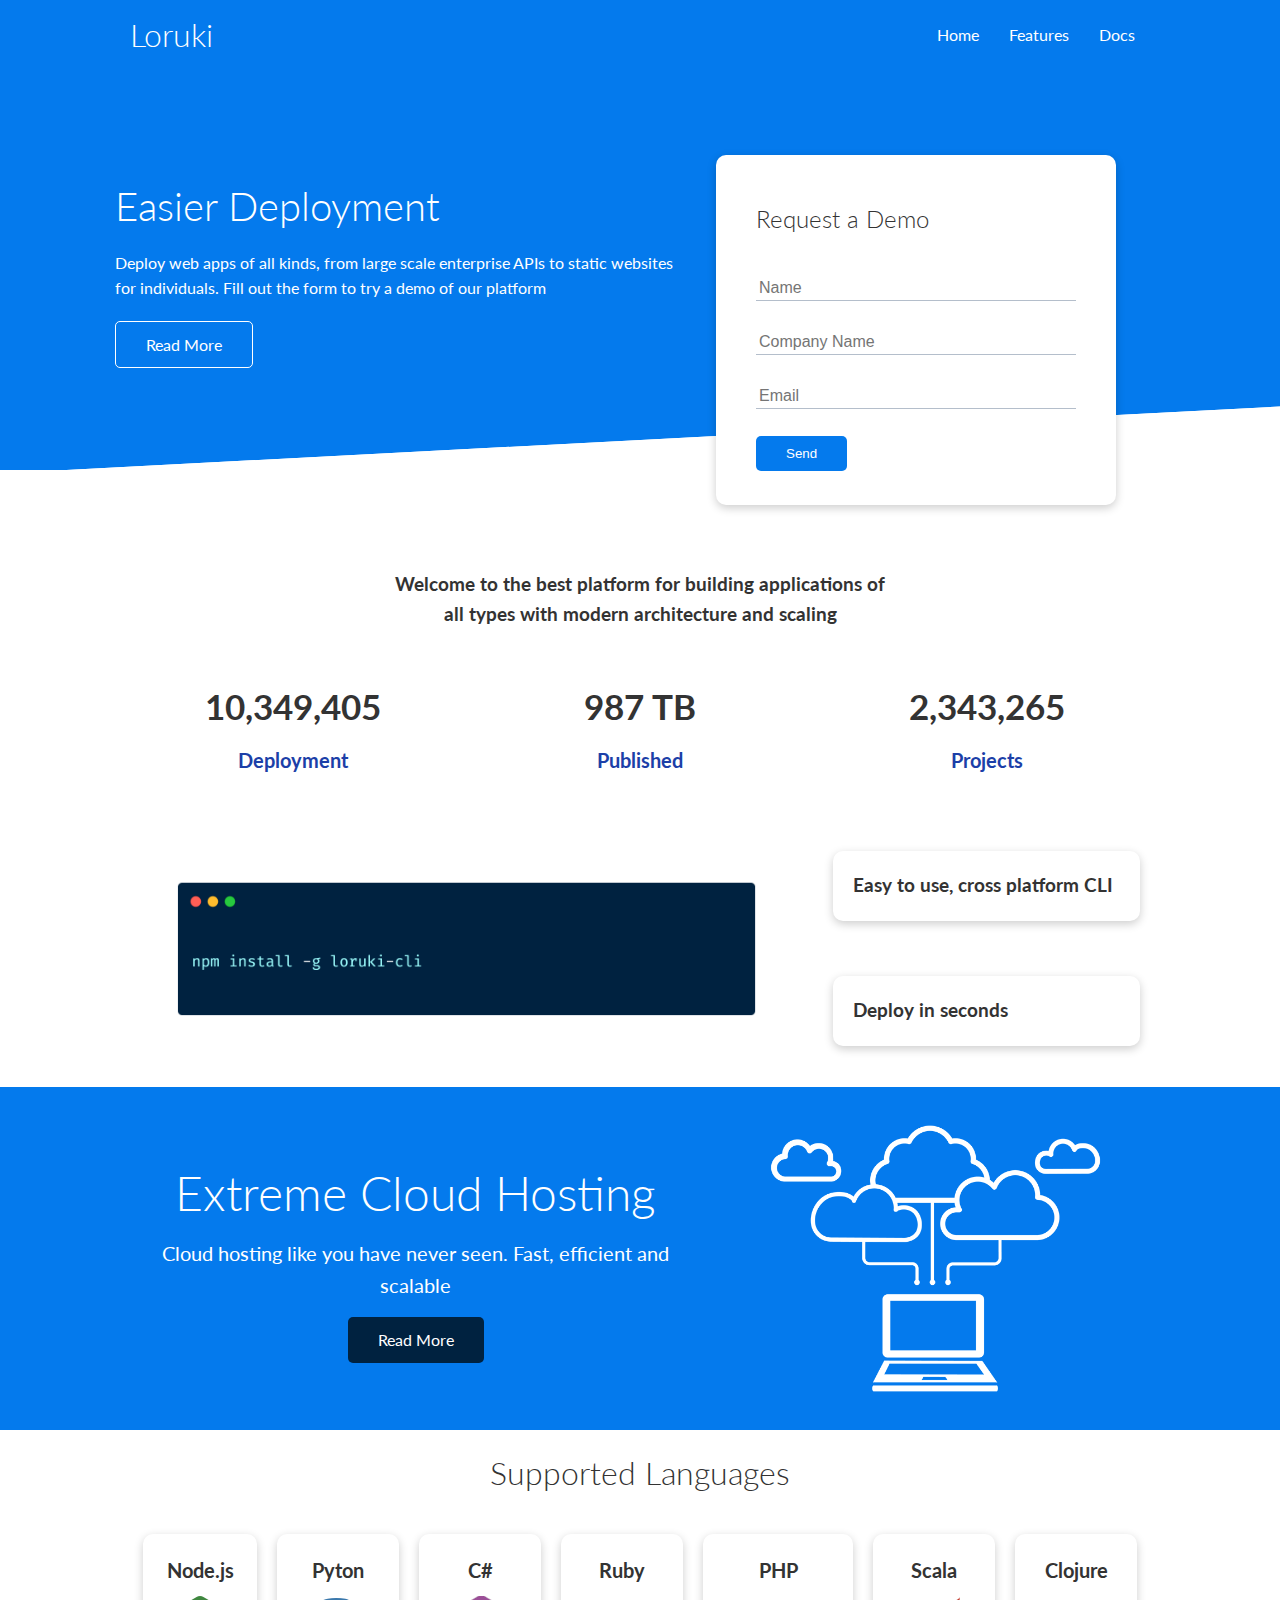
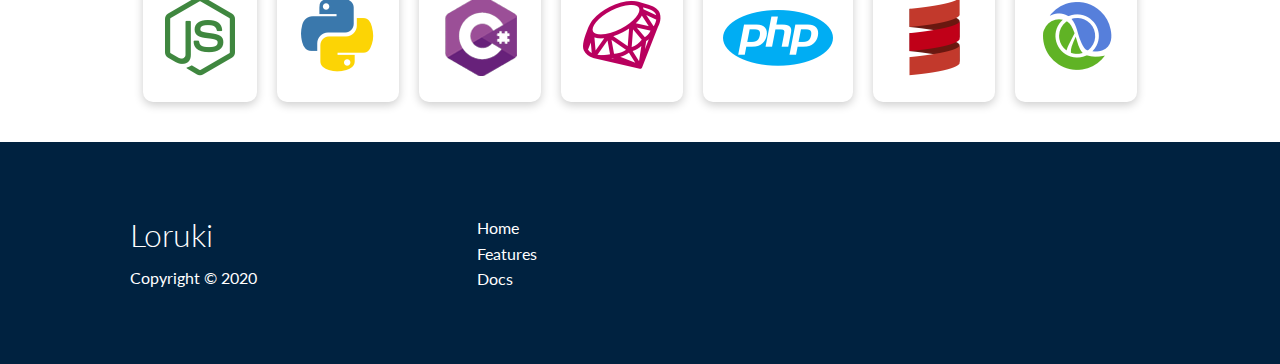
<file: index.html>
<!DOCTYPE html>
<html lang="en">
<head>
    <meta charset="UTF-8">
    <meta name="viewport" content="width=device-width, initial-scale=1.0">
    <link rel="stylesheet" href="https://cdnjs.cloudflare.com/ajax/libs/font-awesome/5.15.1/css/all.min.css" integrity="sha512-+4zCK9k+qNFUR5X+cKL9EIR+ZOhtIloNl9GIKS57V1MyNsYpYcUrUeQc9vNfzsWfV28IaLL3i96P9sdNyeRssA==" crossorigin="anonymous" />
    <link rel="stylesheet" href="./css/utilities.css">
    <link rel="stylesheet" href="./css/style.css">
    <title>Loruki | Cloud Hosting for Everyone</title>
</head>
<body>
    <!-- Navbar -->
    <div class="navbar">
        <div class="container flex">
            <h1 class="logo">Loruki</h1>
            <nav>
                <ul>
                    <li><a href="index.html">Home</a></li>
                    <li><a href="features.html">Features</a></li>
                    <li><a href="docs.html">Docs</a></li>
                </ul>
            </nav>
        </div>
    </div>

    <!-- Showcase -->
    <section class="showcase">
        <div class="container grid">
            <div class="showcase-text">
                <h1>Easier Deployment</h1>
                <p>Deploy web apps of all kinds, from large scale enterprise APIs to static websites for individuals. Fill out the form to try a demo of our platform</p>
                <a href="features.html" class="btn btn-outline">Read More</a>
            </div>

            <div class="showcase-form card">
                <h2>Request a Demo</h2>
                <form name="contact" method="POST" data-netlify="true" netlify-honeypot="bot-field">
                    <input type="hidden" name="form-name" value="contact">
                    <p class="hidden">
                        <label>Don’t fill this out if you're human: <input name="bot-field" /></label>
                      </p>
                    <div class="form-control">
                        <input type="text" name="name" placeholder="Name" required>
                    </div>
                    <div class="form-control">
                        <input type="text" name="company" placeholder="Company Name" required>
                    </div>
                    <div class="form-control">
                        <input type="email" name="email" placeholder="Email" required>
                    </div>
                    <input type="submit" value="Send" class="btn btn-primary">
                </form>
            </div>
        </div>
    </section>

    <!-- Stats -->
    <section class="stats">
        <div class="container">
            <h3 class="stats-heading text-center my-1">
                Welcome to the best platform for building applications of all types with modern architecture and scaling
            </h3>

            <div class="grid grid-3 text-center my-4">
                <div>
                    <i class="fas fa-server fa-3x"></i>
                    <h3>10,349,405</h3>
                    <p class="text-secondary">Deployment</p>
                </div>
                <div>
                    <i class="fas fa-upload fa-3x"></i>
                    <h3>987 TB</h3>
                    <p class="text-secondary">Published</p>
                </div>
                <div>
                    <i class="fas fa-project-diagram fa-3x"></i>
                    <h3>2,343,265</h3>
                    <p class="text-secondary">Projects</p>
                </div>
            </div>
        </div>
    </section>

    <!-- Cli -->
    <section class="cli">
        <div class="container grid">
            <img src="images/cli.png" alt="">
            <div class="card">
                <h3>Easy to use, cross platform CLI</h3>
            </div>
            <div class="card">
                <h3>Deploy in seconds</h3>
            </div>
        </div>
    </section>

    <!-- Clound -->
    <section class="cloud bg-primary my-2 py-2">
        <div class="container grid">
            <div class="text-center">
                <h2 class="lg">Extreme Cloud Hosting</h2>
                <p class="lead my-1">Cloud hosting like you have never seen. Fast, efficient and scalable </p>
                <a href="features.html" class="btn btn-dark">Read More</a>
            </div>
            <img src="images/cloud.png" alt="clound">
        </div>
    </section>

    <!-- Languages -->
    <section class="languages">
        <h2 class="md text-center my-2">
            Supported Languages
        </h2>
        <div class="container flex">
            <div class="card">
                <h4>Node.js</h4>
                <img src="images/logos/node.png" alt="node">
            </div>
            <div class="card">
                <h4>Pyton</h4>
                <img src="images/logos/python.png" alt="node">
            </div>
            <div class="card">
                <h4>C#</h4>
                <img src="images/logos/csharp.png" alt="node">
            </div>
            <div class="card">
                <h4>Ruby</h4>
                <img src="images/logos/ruby.png" alt="node">
            </div>
            <div class="card">
                <h4>PHP</h4>
                <img src="images/logos/php.png" alt="node">
            </div>
            <div class="card">
                <h4>Scala</h4>
                <img src="images/logos/scala.png" alt="node">
            </div>
            <div class="card">
                <h4>Clojure</h4>
                <img src="images/logos/clojure.png" alt="node">
            </div>
        </div>
    </section>

    <!-- Footer -->
    <footer class="footer bg-dark py-5">
        <div class="container grid grid-3">
            <div>
                <h1>Loruki</h1>
                <p>Copyright &copy; 2020</p>
            </div>
            <nav>
                <ul>
                    <li><a href="index.html">Home</a></li>
                    <li><a href="features.html">Features</a></li>
                    <li><a href="docs.html">Docs</a></li>
                </ul>
            </nav>
            <div class="social">
                <a href="#"><i class="fab fa-github fa-2x"></i></a>
                <a href="#"><i class="fab fa-facebook fa-2x"></i></a>
                <a href="#"><i class="fab fa-instagram fa-2x"></i></a>
                <a href="#"><i class="fab fa-twitter fa-2x"></i></a>
            </div>
        </div>
    </footer>
</body>
</html>
</file>
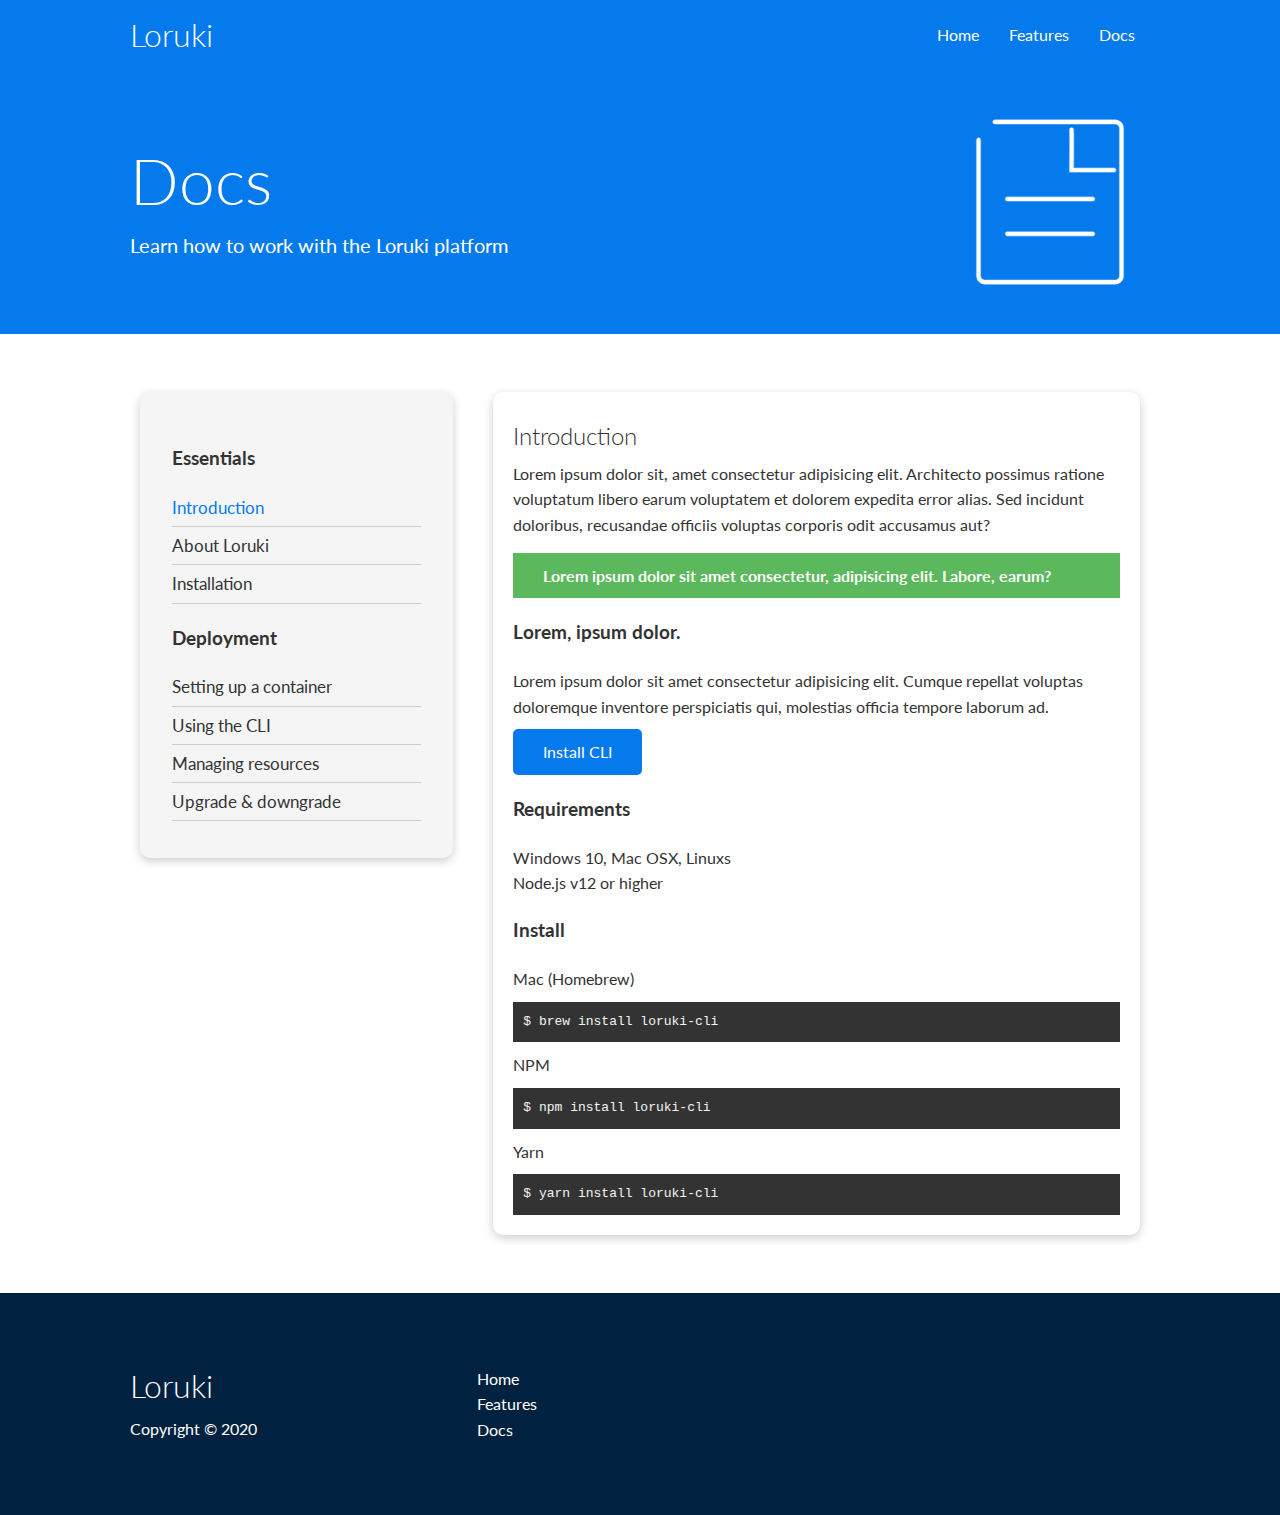
<file: docs.html>
<!DOCTYPE html>
<html lang="en">
<head>
    <meta charset="UTF-8">
    <meta name="viewport" content="width=device-width, initial-scale=1.0">
    <link rel="stylesheet" href="https://cdnjs.cloudflare.com/ajax/libs/font-awesome/5.15.1/css/all.min.css" integrity="sha512-+4zCK9k+qNFUR5X+cKL9EIR+ZOhtIloNl9GIKS57V1MyNsYpYcUrUeQc9vNfzsWfV28IaLL3i96P9sdNyeRssA==" crossorigin="anonymous" />
    <link rel="stylesheet" href="./css/utilities.css">
    <link rel="stylesheet" href="./css/style.css">
    <title>Loruki | Cloud Hosting for Everyone</title>
</head>
<body>
    <!-- Navbar -->
    <div class="navbar">
        <div class="container flex">
            <h1 class="logo">Loruki</h1>
            <nav>
                <ul>
                    <li><a href="index.html">Home</a></li>
                    <li><a href="features.html">Features</a></li>
                    <li><a href="docs.html">Docs</a></li>
                </ul>
            </nav>
        </div>
    </div>

    <!-- Head -->
    <section class="docs-head bg-primary py-3">
        <div class="container grid">
            <div class="docs-head-text">
                <h1 class="xl">Docs</h1>
                <p class="lead">Learn how to work with the Loruki platform</p>
            </div>
            <img src="images/docs.png" alt="server img">
        </div>
    </section>

    <!-- Docs Main -->
    <section class="docs-main my-4">
        <div class="container grid">
            <div class="card bg-light p-3">
                <h3 class="my-2">Essentials</h3>
                <nav>
                    <ul>
                        <li><a href="#" class="text-primary">Introduction</a></li>
                        <li><a href="#">About Loruki</a></li>
                        <li><a href="#">Installation</a></li>
                        
                    </ul>
                </nav>
                <h3 class="my-2">Deployment</h3>
                <nav>
                    <ul>
                        <li><a href="#">Setting up a container</a></li>
                        <li><a href="#">Using the CLI</a></li>
                        <li><a href="#">Managing resources</a></li>
                        <li><a href="#">Upgrade & downgrade</a></li>
                    </ul>
                </nav>
            </div>

            <div class="card">
                <h2>Introduction</h2>
                <p>Lorem ipsum dolor sit, amet consectetur adipisicing elit. Architecto possimus ratione voluptatum libero earum voluptatem et dolorem expedita error alias. Sed incidunt doloribus, recusandae officiis voluptas corporis odit accusamus aut?</p>

                <div class="alert alert-success">
                    <i class="fas fa-info"></i> Lorem ipsum dolor sit amet consectetur, adipisicing elit. Labore, earum?
                </div>

                <h3>Lorem, ipsum dolor.</h3>
                <p>Lorem ipsum dolor sit amet consectetur adipisicing elit. Cumque repellat voluptas doloremque inventore perspiciatis qui, molestias officia tempore laborum ad.</p>
                <a href="Install CLI" class="btn btn-primary">Install CLI</a>

                <h3>Requirements</h3>
                <ul>
                    <li>Windows 10, Mac OSX, Linuxs</li>
                    <li>Node.js v12 or higher</li>

                    <h3>Install</h3>
                    <p>Mac (Homebrew)</p>
                    <pre><code>$ brew install loruki-cli</code></pre>
                    <p>NPM</p>
                    <pre><code>$ npm install loruki-cli</code></pre>
                    <p>Yarn</p>
                    <pre><code>$ yarn install loruki-cli</code></pre>
                </ul>
            </div>
        </div>
    </section>
    
    <!-- Footer -->
    <footer class="footer bg-dark py-5">
        <div class="container grid grid-3">
            <div>
                <h1>Loruki</h1>
                <p>Copyright &copy; 2020</p>
            </div>
            <nav>
                <ul>
                    <li><a href="index.html">Home</a></li>
                    <li><a href="features.html">Features</a></li>
                    <li><a href="docs.html">Docs</a></li>
                </ul>
            </nav>
            <div class="social">
                <a href="#"><i class="fab fa-github fa-2x"></i></a>
                <a href="#"><i class="fab fa-facebook fa-2x"></i></a>
                <a href="#"><i class="fab fa-instagram fa-2x"></i></a>
                <a href="#"><i class="fab fa-twitter fa-2x"></i></a>
            </div>
        </div>
    </footer>
</body>
</html>
</file>
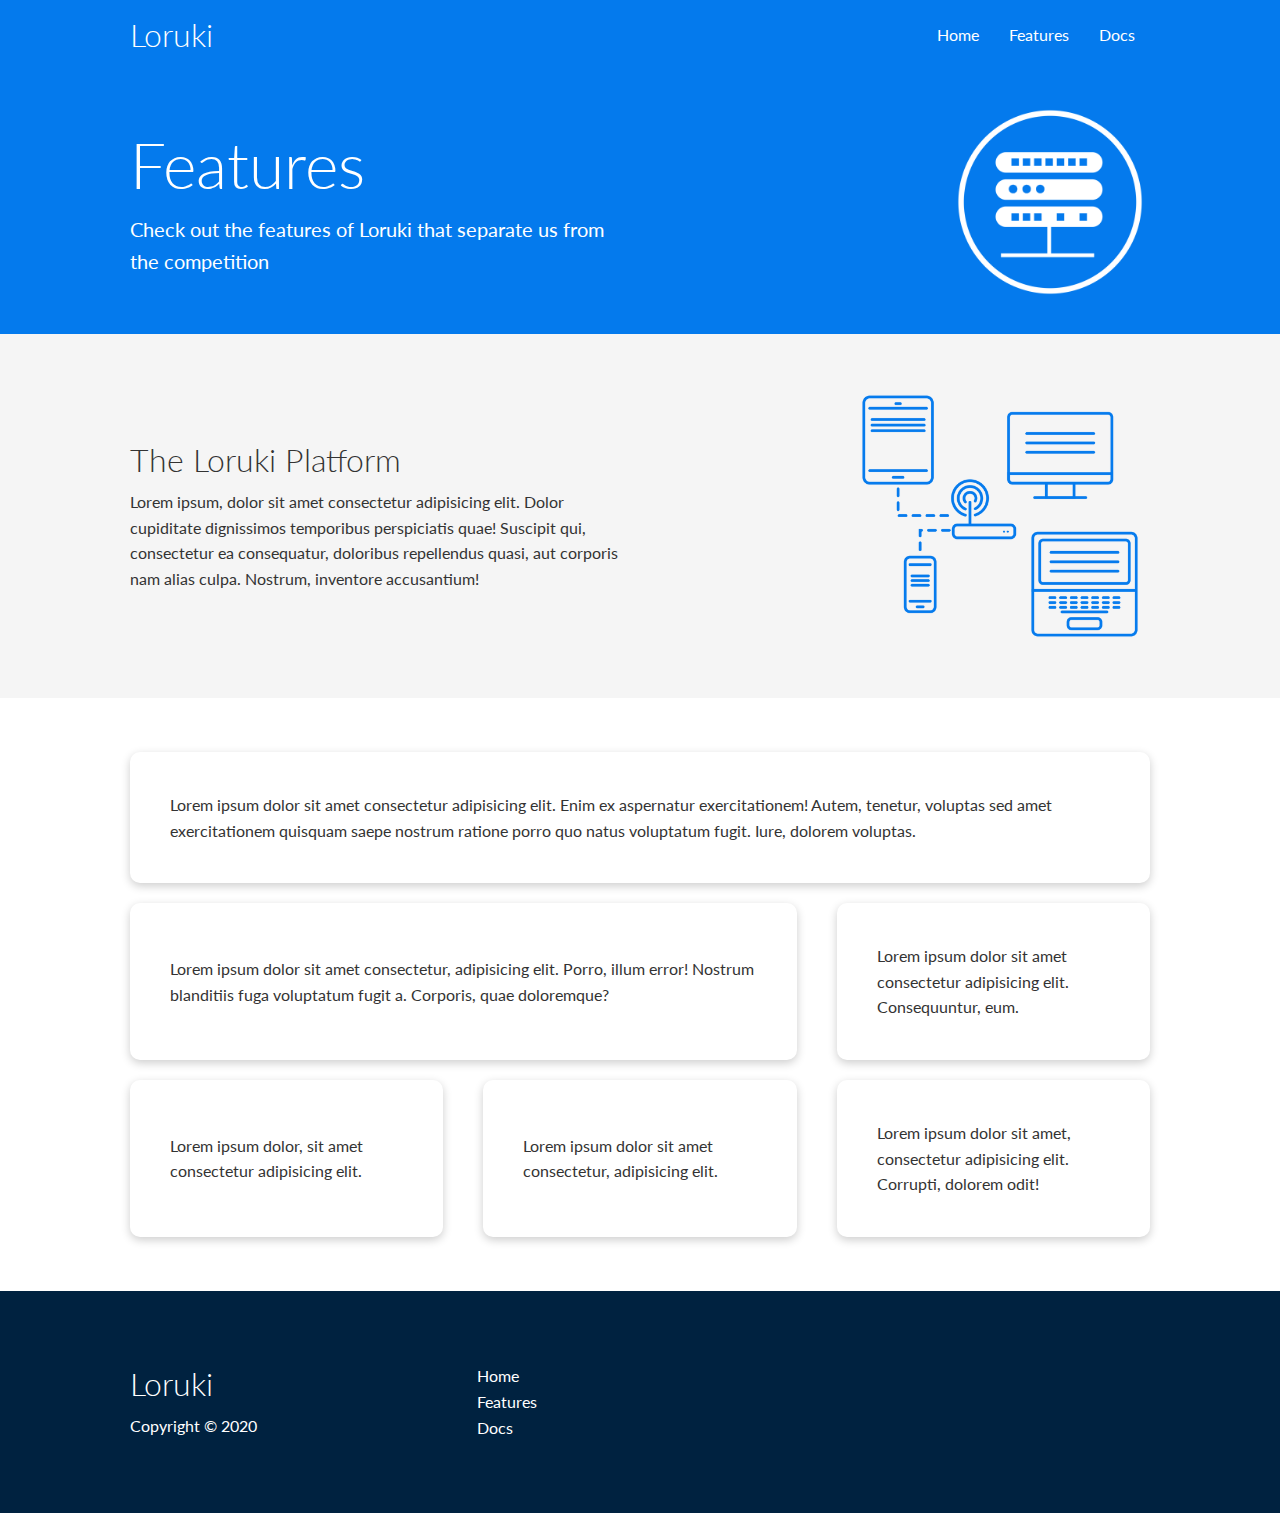
<file: features.html>
<!DOCTYPE html>
<html lang="en">
<head>
    <meta charset="UTF-8">
    <meta name="viewport" content="width=device-width, initial-scale=1.0">
    <link rel="stylesheet" href="https://cdnjs.cloudflare.com/ajax/libs/font-awesome/5.15.1/css/all.min.css" integrity="sha512-+4zCK9k+qNFUR5X+cKL9EIR+ZOhtIloNl9GIKS57V1MyNsYpYcUrUeQc9vNfzsWfV28IaLL3i96P9sdNyeRssA==" crossorigin="anonymous" />
    <link rel="stylesheet" href="./css/utilities.css">
    <link rel="stylesheet" href="./css/style.css">
    <title>Loruki | Cloud Hosting for Everyone</title>
</head>
<body>
    <!-- Navbar -->
    <div class="navbar">
        <div class="container flex">
            <h1 class="logo">Loruki</h1>
            <nav>
                <ul>
                    <li><a href="index.html">Home</a></li>
                    <li><a href="features.html">Features</a></li>
                    <li><a href="docs.html">Docs</a></li>
                </ul>
            </nav>
        </div>
    </div>

    <!-- Head -->
    <section class="features-head bg-primary py-3">
        <div class="container grid">
            <div class="features-head-text">
                <h1 class="xl">Features</h1>
                <p class="lead">Check out the features of Loruki that separate us from the competition</p>
            </div>
            <img src="images/server.png" alt="server img">
        </div>
    </section>

    <!-- Sub head -->
    <section class="features-sub-head bg-light py-3">
        <div class="container grid">
            <div class="">
                <h1 class="md">The Loruki Platform</h1>
                <p>Lorem ipsum, dolor sit amet consectetur adipisicing elit. Dolor cupiditate dignissimos temporibus perspiciatis quae! Suscipit qui, consectetur ea consequatur, doloribus repellendus quasi, aut corporis nam alias culpa. Nostrum, inventore accusantium!</p>
            </div>
            <img src="images/server2.png" alt="server img">
        </div>
    </section>

    <!-- Main -->
    <section class="features-main my-2">
        <div class="container grid grid-3">
            <div class="card flex">
                <i class="fas fa-server fa-3x"></i>
                <p>Lorem ipsum dolor sit amet consectetur adipisicing elit. Enim ex aspernatur exercitationem! Autem, tenetur, voluptas sed amet exercitationem quisquam saepe nostrum ratione porro quo natus voluptatum fugit. Iure, dolorem voluptas.</p>
            </div>
            <div class="card flex">
                <i class="fas fa-network-wired fa-3x"></i>
                <p>Lorem ipsum dolor sit amet consectetur, adipisicing elit. Porro, illum error! Nostrum blanditiis fuga voluptatum fugit a. Corporis, quae doloremque?</p>
            </div>
            <div class="card flex">
                <i class="fas fa-laptop-code fa-3x"></i>
                <p>Lorem ipsum dolor sit amet consectetur adipisicing elit. Consequuntur, eum.</p>
            </div>
            <div class="card flex">
                <i class="fas fa-database fa-3x"></i>
                <p>Lorem ipsum dolor, sit amet consectetur adipisicing elit.</p>
            </div>
            <div class="card flex">
                <i class="fas fa-power-off fa-3x"></i>
                <p>Lorem ipsum dolor sit amet consectetur, adipisicing elit. </p>
            </div>
            <div class="card flex">
                <i class="fas fa-upload fa-3x"></i>
                <p>Lorem ipsum dolor sit amet, consectetur adipisicing elit. Corrupti, dolorem odit!</p>
            </div>
        </div>
    </section>

    <!-- Footer -->
    <footer class="footer bg-dark py-5">
        <div class="container grid grid-3">
            <div>
                <h1>Loruki</h1>
                <p>Copyright &copy; 2020</p>
            </div>
            <nav>
                <ul>
                    <li><a href="index.html">Home</a></li>
                    <li><a href="features.html">Features</a></li>
                    <li><a href="docs.html">Docs</a></li>
                </ul>
            </nav>
            <div class="social">
                <a href="#"><i class="fab fa-github fa-2x"></i></a>
                <a href="#"><i class="fab fa-facebook fa-2x"></i></a>
                <a href="#"><i class="fab fa-instagram fa-2x"></i></a>
                <a href="#"><i class="fab fa-twitter fa-2x"></i></a>
            </div>
        </div>
    </footer>
</body>
</html>
</file>
<file: css/utilities.css>
/* Utilities */
.container {
    /* когда страница более узкая - текст в nav по углам, когда раширяется - границы в 1100px дают о себе знать 
    и margin auto выравнивает контейнер к середине отодвигаясь от краев */
    max-width: 1100px;
    margin: 0 auto;
    /* из-за margin на h1 была белая полоса над nav, этим мы ее убрали */
    overflow: auto;
    padding: 0 40px;
}

.text-center {
    text-align: center;
}

.flex {
    display: flex;
    justify-content: center;
    align-items: center;
    height: 100%;
}

.grid {
    display: grid;
    grid-template-columns: 1fr 1fr;
    /* the same: grid-template-columns: repeat(2, 1fr); */
    gap: 20px;
    justify-content: center;
    align-items: center;
    height: 100%;
}

.grid-3 {
    grid-template-columns: repeat(3, 1fr);
}

.card {
    background-color: #fff;
    color: #333;
    border-radius: 10px;
    /* horizontal offset - 0, vertical offset - 3px, 10px - blur, alfa value - 0.2 
    изменения в первых двух значительные*/
    box-shadow: 0 3px 10px rgba(0, 0, 0, 0.2);
    /* padding идет во внутрь card */
    padding: 20px;
    /* уменьшает размер card ибо места вокруг немного */
    margin: 10px;
}

/* ALert */

.alert {
    background-color: var(--light-color);
    padding: 10px 20px;
    font-weight: bold;
    margin: 15px 0;
}

.alert i {
    margin-right: 10px;
}

.alert-success {
    background-color: var(--success-color);
    color: #fff;
}

.alert-error {
    background-color: var(--error-color);
}

/* Btn */

.btn {
    display: inline-block;
    padding: 10px 30px;
    cursor: pointer;
    background: var(--primary-color);
    color: #fff;
    border: none;
    border-radius: 5px;
}
/* Должно быть именно после .btn, чтобы изменения были приняты */
.btn-outline {
    background-color: transparent;
    border: 1px solid #fff;
}

.btn:hover {
    /* уменьшает чуток размер btn */
    transform: scale(0.98);
}

/* Backgrounds & color buttons */
.bg-primary, .btn-primary {
    background-color: var(--primary-color);
    color: #fff;
}

.bg-secondary, .btn-secondary {
    background-color: var(--secondary-color);
    color: #fff;

}

.bg-dark, .btn-dark {
    background-color: var(--dark-color);
    color: #fff;
}

.bg-ligh, .btn-ligh {
    background-color: var(--light-color);
    color: #333;
}


.bg-primary a, .btn-primary a,
.bg-secondary a, .btn-secondary a,
.bg-dark a, .btn-dark a {
    color: #fff;
}


/* Text Colors */
.text-primary {
    color: var(--primary-color);
}

.text-secondary {
    color: var(--secondary-color);

}

.text-dark {
    color: var(--dark-color);
}

.text-ligh {
    color: var(--light-color);
}



/* Text sizes */
.lead {
    font-size: 20px;
}

.sm {
    font-size: 1rem;
}

.md {
    font-size: 2rem;
}

.lg {
    font-size: 3rem;
}

.xl {
    font-size: 4rem;
}

/* Margin */
.my-1 {
    /* rem - multiplier of the root elemets font-size, default - 16px */
    margin: 1rem 0;
}
.my-2 {
    margin: 1.5rem 0;
}
.my-3 {
    margin: 2rem 0;
}
.my-4 {
    margin: 3rem 0;
}
.my-5 {
    margin: 4rem 0;
}

/* Margin Around */
.m-1 {

    margin: 1rem;
}
.m-2 {
    margin: 1.5rem;
}
.m-3 {
    margin: 2rem;
}
.m-4 {
    margin: 3rem;
}
.m-5 {
    margin: 4rem;
}


/* Pading */
.py-1 {
    padding: 1rem 0;
}
.py-2 {
    padding: 1.5rem 0;
}
.py-3 {
    padding: 2rem 0;
}
.py-4 {
    padding: 3rem 0;
}
.py-5 {
    padding: 4rem 0;
}


/* Padding around */
.p-1 {
    padding: 1rem;
}
.p-2 {
    padding: 1.5rem;
}
.p-3 {
    padding: 2rem;
}
.p-4 {
    padding: 3rem;
}
.p-5 {
    padding: 4rem;
}
</file>
<file: css/style.css>
@import url('https://fonts.googleapis.com/css2?family=Lato:wght@300&display=swap');

:root {
    --primary-color: #047aed;
    --secondary-color: #1c3fa8;
    --dark-color: #002240;
    --light-color: #f4f4f4;
    --success-color: #5cb85c;
    --error-color: #d9534f;
}


/* It allows us to add padding and borders and stugg without having to add to the width of an element */
* {
    box-sizing: border-box;
    padding: 0;
    margin: 0;
}

body {
    font-family: 'Lato', sans-serif;
    color: #333;
    line-height: 1.6;
}

ul {
    list-style: none;
}

a {
    text-decoration: none;
    color: #333;
}

h1, h2 {
    font-weight: 300;
    line-height: 1.2;
    margin: 10px 0;
}

p {
    margin: 10px 0;
}

img {
    width: 100%;
}

pre {
    background-color: #333;
    padding: 10px;
    color: var(--light-color);
}

.hidden {
    visibility: hidden;
    height: 0;
}

/* Navbar */
.navbar {
    background-color: var(--primary-color);
    color: #fff;
    height: 70px;
}

.navbar ul {
    display: flex;
}

.navbar a {
    color: #fff;
    padding: 10px;
    margin: 0 5px;
}

.navbar a:hover {
    border-bottom: 2px solid #fff;
}

.navbar .flex {
    justify-content: space-between;
}


/* Showcase */
.showcase {
    height: 400px;
    background-color: var(--primary-color);
    color: #fff;
    position: relative;
}

.showcase h1 {
    font-size: 40px;
}

.showcase p {
    margin: 20px 0;
}

.showcase .grid {
    grid-template-columns: 55% 45%;
    gap: 30px;
    /* we are overflowing that element 
    but why exactly there? bc we are still griding the elements& */
    overflow: visible;
}

.showcase-text {
    animation: slideInFromLeft 1s ease-in;
}

.showcase-form {
    position: relative;
    top: 60px;
    /* by defaul it will give us scroll bar, changed it in .showcase .grid with overflow:visible*/
    height: 350px;
    width: 400px;
    padding: 40px;
    z-index: 100;
    animation: slideInFromRight 1s ease-in;
}

.showcase-form .form-control {
    margin: 0 0 27px 0;
}

.showcase-form input[type='text'],
.showcase-form input[type='email'] {
    border: 0;
    border-bottom: 1px solid #b4becb;
    width: 100%;
    padding: 3px;
    font-size: 16px;
}

.showcase-form input:focus {
    outline: none;
}

.showcase::before, 
.showcase::after {
    content: '';
    position: absolute;
    height: 100px;
    bottom: -70px;
    right: 0;
    left: 0;
    background-color: #fff;
    transform: skewY(-3deg);
    -webkit-transform: skewY(-3deg);
    -moz-transform: skewY(-3deg);
    -ms-transform: skewY(-3deg);

}

/* Stats */
.stats {
    padding-top: 100px;
    animation: slideInFromBottom 1s ease-in;
}

.stats-heading {
    max-width: 500px;
    margin: auto;
}

.stats .grid h3 {
    font-size: 35px;
}

.stats .grid p {
    font-size: 20px;
    font-weight: bold;
}


/* CLI */
.cli .grid {
    grid-template-columns: repeat(3, 1fr);
    grid-template-rows: repeat(2, 1fr);
    height: 100%;
}

.cli .grid > *:first-child {
    /* spanning across the grid from 1 to 2 
    крутое решение, хорошенько запомни его!!!*/
    grid-column: 1 / span 2;
    grid-row: 1 / span 2;
}

/* Cloud */
.cloud .grid {
    grid-template-columns: 4fr 3fr;
}

/* Languages */
.languages .flex {
    flex-wrap: wrap;
}

.languages .card {
    text-align: center;
    margin: 18px 10px 40px;
    transition: transform .2s ease-in;
}

.languages .card h4 {
    font-size: 20px;
    margin-bottom: 10px;
}

.languages .card:hover {
    transform: translateY(-15px);
}

/* Footer */
.footer .social a {
    margin: 0 10px;
}


/* Features */
.features-head img, 
.docs-head img {
    width: 200px;
}

/* Features sub-head */
.features-sub-head {
    background-color: rgba(0, 0, 0, 0.04);
}

.features-sub-head img {
    width: 300px;
    justify-self: flex-end;
}

/* Features main */
.features-main .card > i {
    margin-right: 20px;
    justify-self: flex-start;
}

.features-main .grid {
    padding: 30px;
}

.features-main .grid > *:first-child {
    grid-column: 1 / span 3;
}

.features-main .grid > *:nth-child(2) {
    grid-column: 1 / span 2;
}

/* Docs */


.docs-head .grid img,
.features-head .grid img {
    justify-self: flex-end;
}

.docs-main h3 {
    margin: 20px 0;
}

.docs-main .grid {
    grid-template-columns: 1fr 2fr;
    align-items: flex-start;
}

.docs-main .grid > *:first-child {
    background-color: rgba(0, 0, 0, 0.04);
}

.docs-main nav li {
    font-size: 17px;
    padding-bottom: 5px;
    margin-bottom: 5px;
    border-bottom: 1px solid #ccc;
}

.docs-main nav a:hover {
    color: var(--dark-color);
    font-weight: bold;
}

/* Animations */
@keyframes slideInFromLeft {
    0% {
        transform: translateX(-100%);
    }
    100% {
        transform: translateX(0);
    }
}

@keyframes slideInFromRight {
    0% {
        transform: translateX(100%);
    }
    100% {
        transform: translateX(0);
    }
}

@keyframes slideInFromTop {
    0% {
        transform: translateY(-100%);
    }
    100% {
        transform: translateY(0);
    }
}

@keyframes slideInFromBottom {
    0% {
        transform: translateY(100%);
    }
    100% {
        transform: translateY(0);
    }
}

/* Tablets and under */
@media(max-width: 768px) {
    .grid,
    .showcase .grid,
    .stats .grid,
    .cli .grid,
    .cloud .grid,
    .features-main .grid,
    .docs-main .grid {
        grid-template-columns: 1fr;
        grid-template-rows: 1fr;
    }

    .showcase {
        /* initialy - 400px, auto - takes out the size of the container */
        height: auto;
    }

    .showcase-text {
        text-align: center;
        margin-top: 40px;
        animation: slideInFromTop 1s ease-in;

    }

    .showcase-form {
        /* put on an item, not the grid or flex container */
        margin: auto;
        animation: slideInFromBottom 1s ease-in;

    }

    .cli .grid > *:first-child {
        grid-column: 1;
        grid-row: 1;
    }

    .features-head,
    .features-sub-head,
    .docs-head {
        text-align: center;
    }
  
    .features-head .grid img,
    .features-sub-head .grid img,
    .docs-head .grid img {
        justify-self: center;
    }

    /* ВОТ КАК НАДО БЫЛО ЭТО ДЕЛАТЬ!!! */
    .features-main .grid > *:first-child,
    .features-main .grid > *:nth-child(2){
        grid-column: 1;
    }
}



/* Mobile */
@media(max-width: 500px) {
    .navbar {
        height: 110px;
    }

    .navbar .flex {
        flex-direction: column;
    }

    .navbar ul {
        padding: 10px;
        background-color: rgba(0, 0, 0, 0.1);
    }

}
</file>
